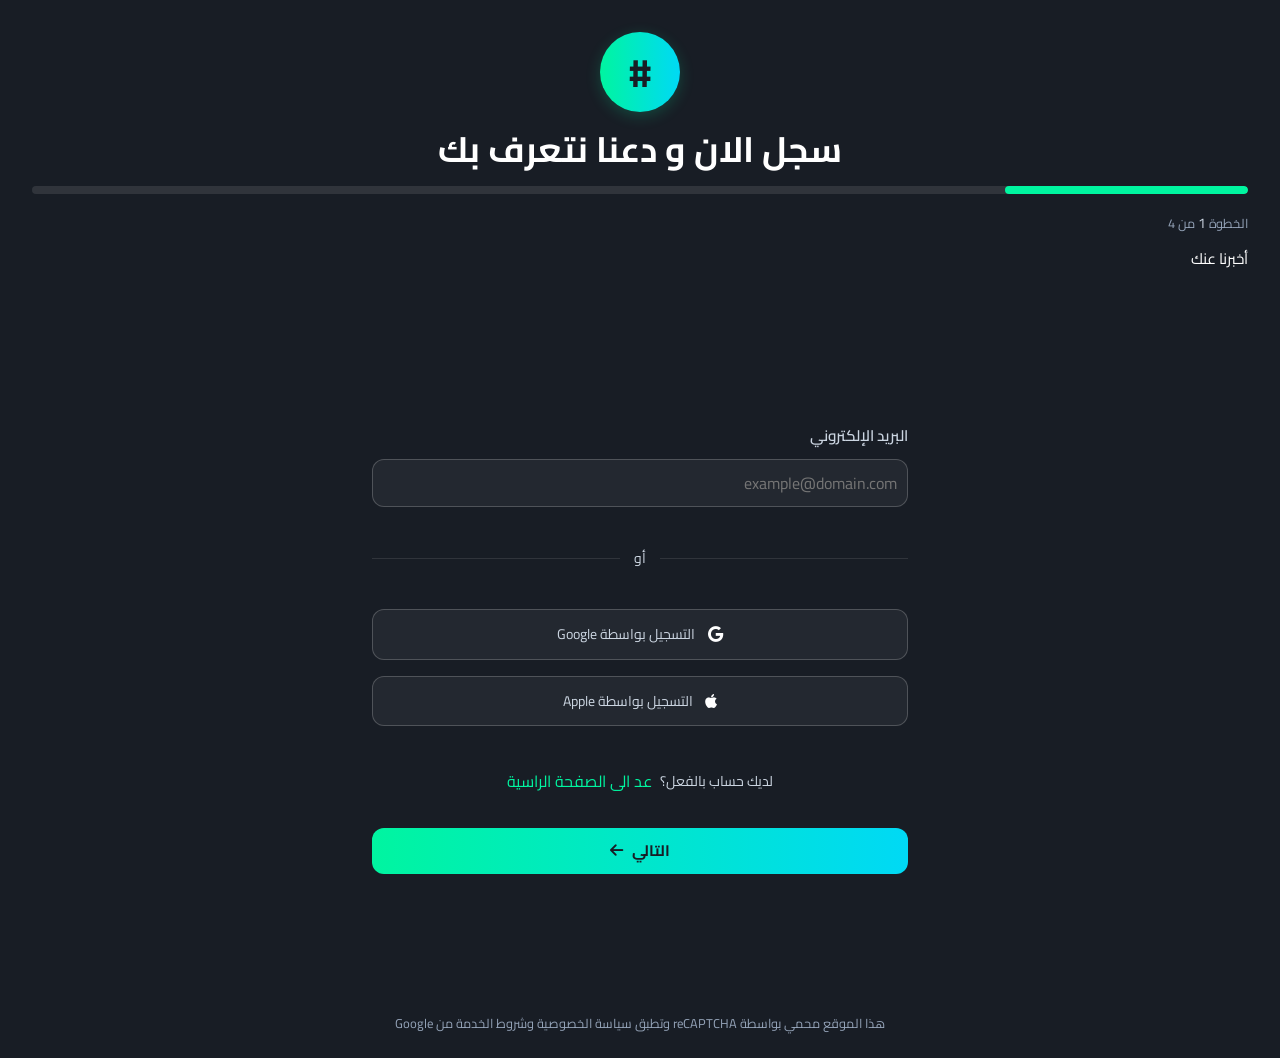
<file: register/register.html>
<!DOCTYPE html>
<html lang="ar" dir="rtl">
<head>
    <meta charset="UTF-8">
    <meta name="viewport" content="width=device-width, initial-scale=1.0">
    <meta name="theme-color" content="#181d25">
    <title>إنشاء حساب - منصة مواهب المدية</title>
    <link rel="stylesheet" href="register.css">
    <link rel="stylesheet" href="https://cdnjs.cloudflare.com/ajax/libs/font-awesome/6.4.0/css/all.min.css">
</head>
<body>

    <!-- الهيدر (كما هو في الأصل) -->
    <header class="formHeader">
        <div class="logo-icon">#</div>
        <h1>سجل الان و دعنا نتعرف بك</h1>
        
        <!-- شريط التقدم -->
        <div class="progress">
            <div class="subProgress" style="width: 25%;"></div>
        </div>
        <div class="stepIndicator">
            <span class="stepMeta">الخطوة <span id="currentStepNum">1</span> من 4</span>
            <span class="stepLabel" id="stepTitle">أخبرنا عنك</span>
        </div>
    </header>

    <main>
        <form id="registerForm">
            
            <!-- الخطوة 1: البريد الإلكتروني وكلمة المرور (كما هي) -->
            <div class="step active" data-step="1">
                <div class="formBody">
                    <div class="formGroup">
                        <label for="email">البريد الإلكتروني</label>
                        <input type="email" id="email" placeholder="example@domain.com" required>
                        <span class="error-msg">البريد الإلكتروني غير صحيح</span>
                    </div>

                    <div class="divider">أو</div>

                    <div class="author">
                        <a href="#" class="socialLogin"><i class="fa-brands fa-google"></i> <span>التسجيل بواسطة Google</span></a>
                        <a href="#" class="socialLogin"><i class="fa-brands fa-apple"></i> <span>التسجيل بواسطة Apple</span></a>
                    </div>

                    <div class="doyouhaveacc">
                        <span>لديك حساب بالفعل؟</span>
                        <a href="../index.html">عد الى الصفحة الراسية</a>
                    </div>
                </div>
                <button type="button" class="nextBtn">التالي <i class="fa-solid fa-arrow-left"></i></button>
            </div>

            <!-- الخطوة 2: إنشاء كلمة المرور (كما هي) -->
            <div class="step" data-step="2">
                <div class="formBody">
                    <div class="formGroup">
                        <label for="password">إنشاء كلمة المرور</label>
                        <div class="passwordWrapper">
                            <input type="password" id="password" placeholder="**********" required>
                            <button type="button" class="togglePassword" id="togglePassword">
                                <i class="fa-regular fa-eye"></i>
                            </button>
                        </div>
                        
                        <div class="PasswordCalibrator">
                            <h2>يجب أن تحتوي كلمة المرور على:</h2>
                            <div><input type="checkbox" id="rule-letter" disabled> <span>حرف واحد على الأقل</span></div>
                            <div><input type="checkbox" id="rule-number" disabled> <span>رقم واحد على الأقل</span></div>
                            <div><input type="checkbox" id="rule-length" disabled> <span>10 أحرف على الأقل</span></div>
                        </div>
                    </div>
                </div>
                <div style="display: flex; justify-content: space-between; align-items: center; margin-top: 1rem;">
                    <button type="button" class="prevBtn"><i class="fa-solid fa-arrow-right"></i></button>
                    <button type="button" class="nextBtn" style="width: auto; padding: 0 2em;">التالي <i class="fa-solid fa-arrow-left"></i></button>
                </div>
            </div>

            <!-- الخطوة 3: المعلومات الشخصية (معدلة حسب الطلب) -->
            <div class="step" data-step="3">
                <div class="formBody">
                    <div class="formGroup">
                        <label for="name">اسمك الكامل</label>
                        <input type="text" id="name" placeholder="سيظهر هذا الاسم على صفحة ملفك الشخصي" required>
                    </div>

                    <div class="formGroup">
                        <label>تاريخ الميلاد</label>
                        <div class="bornDate">
                            <select id="day">
                                <option value="">اليوم</option>
                                <script>for(let i=1;i<=31;i++) document.write(`<option value="${i}">${i}</option>`)</script>
                            </select>
                            <select id="months">
                                <option value="">الشهر</option>
                                <option value="1">يناير</option><option value="2">فبراير</option><option value="3">مارس</option>
                                <option value="4">أبريل</option><option value="5">مايو</option><option value="6">يونيو</option>
                                <option value="7">يوليو</option><option value="8">أغسطس</option><option value="9">سبتمبر</option>
                                <option value="10">أكتوبر</option><option value="11">نوفمبر</option><option value="12">ديسمبر</option>
                            </select>
                            <select id="year">
                                <option value="">السنة</option>
                                <script>let y=new Date().getFullYear(); for(let i=y;i>=y-100;i--) document.write(`<option value="${i}">${i}</option>`)</script>
                            </select>
                        </div>
                    </div>

                    <div class="formGroup">
                        <label>الجنس</label>
                        <div class="genderRdio">
                            <div><input type="radio" name="gender" value="male" class="single-choice"> <span>ذكر</span></div>
                            <div><input type="radio" name="gender" value="female" class="single-choice"> <span>أنثى</span></div>
                            <div><input type="radio" name="gender" value="other" class="single-choice"> <span>أفضل عدم الإفصاح</span></div>
                        </div>
                    </div>

                    <!-- [تعديل] البلدية ورقم الهاتف إجباريان -->
                    <div class="formGroup">
                        <label for="municipality">البلدية (داخل مدينة المدية)</label>
                        <input type="text" id="municipality" placeholder="مثال: المدية، البرواقية..." required>
                    </div>

                    <div class="formGroup">
                        <label for="phone">رقم الهاتف</label>
                        <input type="tel" id="phone" placeholder="05XX XX XX XX" required>
                    </div>

                    <!-- [تعديل] الصورة اختيارية -->
                    <div class="formGroup">
                        <label for="profilePic">الصورة الشخصية <small style="color:#64748b">(اختياري)</small></label>
                        <input type="file" id="profilePic" accept="image/*" style="padding: 0.5em;">
                    </div>

                    <div class="formGroup">
                        <label for="socialLinks">روابط منصاتك الاجتماعية <small style="color:#64748b">(اختياري)</small></label>
                        <input type="url" id="socialLinks" placeholder="https://instagram.com/username">
                    </div>
                </div>
                <div style="display: flex; justify-content: space-between; align-items: center; margin-top: 1rem;">
                    <button type="button" class="prevBtn"><i class="fa-solid fa-arrow-right"></i></button>
                    <button type="button" class="nextBtn" style="width: auto; padding: 0 2em;">التالي <i class="fa-solid fa-arrow-left"></i></button>
                </div>
            </div>

            <!-- [جديد] الخطوة 4: أخبرنا عن موهبتك -->
            <div class="step" data-step="4">
                <div class="formBody">
                    <div class="formGroup">
                        <label for="talentName">اسم الموهبة / اللقب الفني</label>
                        <input type="text" id="talentName" placeholder="مثال: رسام المدية، صوت الذهب..." required>
                    </div>

                    <div class="formGroup">
                        <label for="talentCategory">الفئة الإبداعية</label>
                        <select id="talentCategory" required>
                            <option value="">اختر الفئة...</option>
                            <option value="visual_arts">الفنون البصرية</option>
                            <option value="music">الموسيقى والأداء</option>
                            <option value="writing">الكتابة والإبداع</option>
                            <option value="tech">التكنولوجيا</option>
                            <option value="cinema">الإنتاج السينمائي</option>
                            <option value="podcast">البودكاست والصوتيات</option>
                        </select>
                    </div>

                    <div class="formGroup">
                        <label for="talentDesc">وصف بسيط عن موهبتك</label>
                        <textarea id="talentDesc" rows="4" placeholder="اكتب وصفاً مختصراً يظهر في ملفك الشخصي لاحقاً..." style="resize: vertical; min-height: 100px;" required></textarea>
                    </div>
                </div>
                <div style="display: flex; justify-content: space-between; align-items: center; margin-top: 1rem;">
                    <button type="button" class="prevBtn"><i class="fa-solid fa-arrow-right"></i></button>
                    <button type="button" class="nextBtn" style="width: auto; padding: 0 2em;">التالي <i class="fa-solid fa-arrow-left"></i></button>
                </div>
            </div>

            <!-- الخطوة 5 (الأخيرة): مراجعة السياسة (كما هي) -->
            <div class="step" data-step="5">
                <div class="formBody">
                    <h2 style="margin-bottom: 1rem;">أوشكت على الانتهاء!</h2>
                    
                    <div class="policyBox">
                        <input type="checkbox" id="noMarketing" class="single-choice">
                        <label for="noMarketing">لا أرغب في تلقي رسائل تسويقية من المنصة</label>
                    </div>

                    <div class="policyBox">
                        <input type="checkbox" id="shareData" class="single-choice">
                        <label for="shareData">أسمح بمشاركة بيانات تسجيلي ومزودي المحتوى لأغراض تسويقية.</label>
                    </div>

                    <p class="hint">
                        تقدم المنصة خدمة مخصصة.<br>
                        بالنقر على زر "تسجيل"، فإنك توافق على شروط الخدمة.<br>
                        يرجى قراءة كيفية معالجة بياناتك الشخصية في سياسة الخصوصية.
                    </p>
                </div>
                <div style="display: flex; justify-content: space-between; align-items: center; margin-top: 1rem;">
                    <button type="button" class="prevBtn"><i class="fa-solid fa-arrow-right"></i></button>
                    <button type="submit" class="nextBtn" style="width: auto; padding: 0 2em;">تسجيل <i class="fa-solid fa-check"></i></button>
                </div>
            </div>

        </form>
    </main>

    <footer>
        <p>هذا الموقع محمي بواسطة reCAPTCHA وتطبق سياسة الخصوصية وشروط الخدمة من Google</p>
    </footer>

    <script src="register.js"></script>
</body>
</html>
</file>
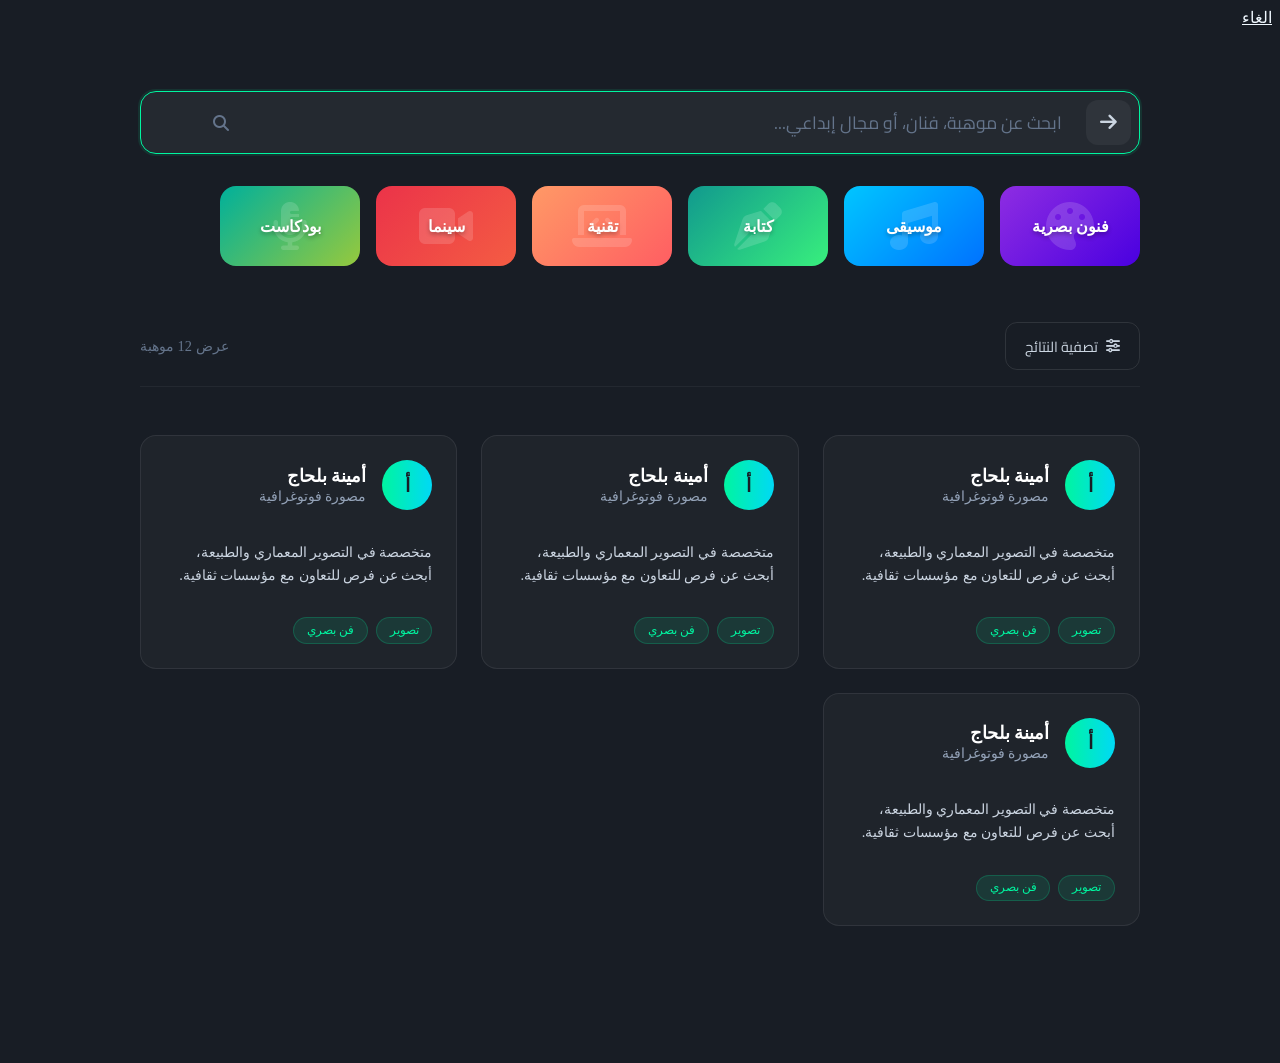
<file: search/search.html>
<!doctype html>
<html lang="ar" dir="rtl">
  <head>
    <meta charset="UTF-8" />
    <meta name="viewport" content="width=device-width, initial-scale=1.0" />
    <meta name="theme-color" content="#181d25">
    <title>بحث - منصة مواهب المدية</title>
    <!-- خط Cairo -->
    <link rel="preconnect" href="https://fonts.googleapis.com" />
    <link rel="preconnect" href="https://fonts.gstatic.com" crossorigin />
    <link
      href="https://fonts.googleapis.com/css2?family=Cairo:wght@300;400;600;700&display=swap"
      rel="stylesheet"
    />
    <!-- مكتبة الأيقونات FontAwesome -->
    <link
      rel="stylesheet"
      href="https://cdnjs.cloudflare.com/ajax/libs/font-awesome/6.4.0/css/all.min.css"
    />
    <link rel="stylesheet" href="search.css" />
    <!-- تنسيقات خاصة بصفحة البحث فقط -->
  </head>
  <body>
    <a href="../index.html" style="color: aliceblue">الغاء</a>
    <div class="search-page-container">
      <!-- 1. محرك البحث مع زر الإلغاء -->
      <div class="search-bar-wrapper">
        <button
          class="btn-back"
          onclick="window.location.href = '../index.html'
          title="العودة للصفحة الرئيسية"
        >
          <i class="fa-solid fa-arrow-right"></i>
        </button>
        <input
          type="text"
          class="search-input"
          placeholder="ابحث عن موهبة، فنان، أو مجال إبداعي..."
          autofocus
        />
        <i
          class="fa-solid fa-magnifying-glass"
          style="color: #64748b; margin-left: 4rem"
        ></i>
      </div>
      <!-- 2. شريط الفئات الملونة الأفقي -->
      <div class="categories-strip">
        <a href="#" class="cat-pill cp-purple"
          ><i class="fa-solid fa-palette"></i><span>فنون بصرية</span></a
        >
        <a href="#" class="cat-pill cp-blue"
          ><i class="fa-solid fa-music"></i><span>موسيقى</span></a
        >
        <a href="#" class="cat-pill cp-green"
          ><i class="fa-solid fa-pen-nib"></i><span>كتابة</span></a
        >
        <a href="#" class="cat-pill cp-orange"
          ><i class="fa-solid fa-laptop-code"></i><span>تقنية</span></a
        >
        <a href="#" class="cat-pill cp-red"
          ><i class="fa-solid fa-video"></i><span>سينما</span></a
        >
        <a href="#" class="cat-pill cp-teal"
          ><i class="fa-solid fa-microphone-lines"></i><span>بودكاست</span></a
        >
      </div>

      <!-- 3. زر الفلاتر ومكان عرض النتائج -->
      <div class="results-toolbar">
        <button class="btn-filter">
          <i class="fa-solid fa-sliders"></i> تصفية النتائج
        </button>
        <span class="results-count">عرض 12 موهبة</span>
      </div>

      <!-- 4. شبكة عرض المواهب -->
      <div class="talents-grid">
        <!-- بطاقة موهبة 1 -->
        <div class="talent-card">
          <div class="talent-header">
            <div class="talent-avatar">أ</div>
            <div class="talent-info">
              <h3>أمينة بلحاج</h3>
              <span>مصورة فوتوغرافية</span>
            </div>
          </div>
          <p class="talent-desc">
            متخصصة في التصوير المعماري والطبيعة، أبحث عن فرص للتعاون مع مؤسسات
            ثقافية.
          </p>
          <div class="talent-tags">
            <span class="tag">تصوير</span>
            <span class="tag">فن بصري</span>
          </div>
        </div>

        <!-- بطاقة موهبة 2 -->
        <div class="talent-card">
          <div class="talent-header">
            <div class="talent-avatar">أ</div>
            <div class="talent-info">
              <h3>أمينة بلحاج</h3>
              <span>مصورة فوتوغرافية</span>
            </div>
          </div>
          <p class="talent-desc">
            متخصصة في التصوير المعماري والطبيعة، أبحث عن فرص للتعاون مع مؤسسات
            ثقافية.
          </p>
          <div class="talent-tags">
            <span class="tag">تصوير</span>
            <span class="tag">فن بصري</span>
          </div>
        </div>

        <!-- بطاقة موهبة 3 -->
        <div class="talent-card">
          <div class="talent-header">
            <div class="talent-avatar">أ</div>
            <div class="talent-info">
              <h3>أمينة بلحاج</h3>
              <span>مصورة فوتوغرافية</span>
            </div>
          </div>
          <p class="talent-desc">
            متخصصة في التصوير المعماري والطبيعة، أبحث عن فرص للتعاون مع مؤسسات
            ثقافية.
          </p>
          <div class="talent-tags">
            <span class="tag">تصوير</span>
            <span class="tag">فن بصري</span>
          </div>
        </div>

        <!-- بطاقة موهبة 4 -->
        <div class="talent-card">
          <div class="talent-header">
            <div class="talent-avatar">أ</div>
            <div class="talent-info">
              <h3>أمينة بلحاج</h3>
              <span>مصورة فوتوغرافية</span>
            </div>
          </div>
          <p class="talent-desc">
            متخصصة في التصوير المعماري والطبيعة، أبحث عن فرص للتعاون مع مؤسسات
            ثقافية.
          </p>
          <div class="talent-tags">
            <span class="tag">تصوير</span>
            <span class="tag">فن بصري</span>
          </div>
        </div>
      </div>
    </div>
  </body>
</html>
</file>
<file: register/register.css>
/* ========================================
IMPORTS & RESET (كما هو في الأصل)
======================================== */
@import url("https://fonts.googleapis.com/css2?family=Cairo:wght@400;600;700&display=swap");
*, *::before, *::after { padding: 0; margin: 0; box-sizing: border-box; }

/* ========================================
ROOT VARIABLES (Dark Mode Theme)
======================================== */
:root {
    --main-bg-color: rgb(24, 29, 37);
    --main-bg-btn: rgba(255, 255, 255, 0.05);
    --accent: #00f5a0;
    --accent-hover: #00d9f5;
    --main-color-text: #fff;
    --main-border: 1px solid rgba(255, 255, 255, 0.2);
    --main-border-radius: 12px;
}

/* ========================================
BASE ELEMENTS
======================================== */
body {
    min-height: 100vh; width: 100%; background-color: var(--main-bg-color);
    font-family: "Cairo", sans-serif; font-size: 16px; color: var(--main-color-text);
}
h1 { font-size: 2.2rem; color: var(--main-color-text); line-height: 1.2; }
h2 { font-size: 1.1rem; color: var(--main-color-text); }
label { font-size: 0.95rem; font-weight: 600; color: #cbd5e1; display: block; margin-bottom: 0.3em; }
input, select, textarea {
    font-size: 1rem; color: var(--main-color-text); width: 100%; height: 3em;
    padding: 0 10px; background-color: var(--main-bg-btn); border: var(--main-border);
    border-radius: var(--main-border-radius); outline: none; transition: border-color 0.2s ease;
    font-family: "Cairo", sans-serif;
}
textarea { height: auto; padding: 10px; resize: vertical; }
input:focus, select:focus, textarea:focus { border-color: var(--accent); }
p { font-size: 0.875rem; color: #cbd5e1; line-height: 1.6; }
span { font-size: 0.875rem; color: #cbd5e1; }
a { text-decoration: none; color: var(--accent); }

/* ========================================
LOGO ICON
======================================== */
.logo-icon {
    width: 80px; height: 80px; background: linear-gradient(to right, #00f5a0, #00d9f5);
    border-radius: 50%; display: flex; align-items: center; justify-content: center;
    font-size: 2.5rem; font-weight: bold; color: rgb(24, 29, 37);
    box-shadow: 0 4px 15px rgba(0, 245, 160, 0.2); margin: 0 auto;
}

/* ========================================
BUTTONS
======================================== */
.nextBtn, .prevBtn {
    width: 100%; height: 3em; border-radius: var(--main-border-radius);
    display: flex; align-items: center; justify-content: center; gap: 0.6em;
    text-decoration: none; color: rgb(24, 29, 37); cursor: pointer;
    font-family: "Cairo", sans-serif; font-weight: 700; font-size: 0.95rem;
    transition: all 0.4s ease; border: none;
    
}
.nextBtn { background: linear-gradient(to right, var(--accent), var(--accent-hover)); }
.nextBtn:hover { filter: brightness(1.1); transform: translateY(-1px); }
.prevBtn {
    font-size: 1.3rem; color: #fff; background-color: transparent; border: none;
    width: auto; height: auto; display: block; transition: opacity 0.2s ease;
}
.prevBtn:disabled { opacity: 0.3; cursor: not-allowed; }

/* ========================================
ERROR MESSAGE
======================================== */
.error-msg { color: #ff6b6b; font-size: 0.8rem; display: none; margin-top: 0.3em; }
.input-error { border-color: #ff6b6b !important; }

/* ========================================
CUSTOM CHECKBOX & RADIO
======================================== */
input[type="checkbox"], input[type="radio"] {
    width: 18px; height: 18px; border-radius: 4px; border: 2px solid rgba(255, 255, 255, 0.2);
    appearance: none; cursor: pointer; position: relative; margin-left: 10px; margin-right: 0;
    transition: all 0.3s ease; flex-shrink: 0; background-color: var(--main-bg-btn);
}
input[type="checkbox"]:checked, input[type="radio"]:checked {
    background: var(--accent); border-color: var(--accent);
}
input[type="checkbox"]:checked::after {
    content: "✓"; position: absolute; color: rgb(24, 29, 37); font-weight: bold;
    font-size: 0.75rem; top: 50%; left: 50%; transform: translate(-50%, -50%);
}
input[type="radio"] { border-radius: 50%; }
input[type="radio"]:checked::after {
    content: ""; position: absolute; width: 8px; height: 8px; background: rgb(24, 29, 37);
    border-radius: 50%; top: 50%; left: 50%; transform: translate(-50%, -50%);
}

/* ========================================
PASSWORD WRAPPER & CALIBRATOR
======================================== */
.passwordWrapper { position: relative; width: 100%; }
.passwordWrapper input { padding-left: 3em; }
.togglePassword {
    position: absolute; left: 12px; right: auto; top: 50%; transform: translateY(-50%);
    background: transparent; border: none; cursor: pointer; color: #cbd5e1;
    font-size: 1rem; padding: 0; transition: color 0.2s;
}
.togglePassword:hover { color: var(--accent); }

.PasswordCalibrator {
    display: flex; flex-direction: column; gap: 0.6em; padding: 1em;
    border: var(--main-border); border-radius: var(--main-border-radius);
    background-color: var(--main-bg-btn); margin-top: 1em;
}
.PasswordCalibrator h2 { font-size: 1rem; color: var(--main-color-text); margin-bottom: 0.3em; }
.PasswordCalibrator > div { display: flex; align-items: center; }

/* ========================================
LAYOUT
======================================== */
header.formHeader {
    width: 100%; display: flex; flex-direction: column; align-items: center;
    gap: 1em; padding: 2em 2em 1em;
}
header.formHeader h1 { text-align: center; }
main { width: 100%; min-height: calc(100vh - 200px); display: flex; flex-direction: column; align-items: center; justify-content: center; }
main form { width: 100%; max-width: 600px; padding: 0 2em; }
.formBody { width: 100%; display: flex; flex-direction: column; gap: 1.5em; padding: 1em 0 2em; }
.formGroup { display: flex; flex-direction: column; gap: 0.3em; }

/* ========================================
BORN DATE & GENDER
======================================== */
.bornDate { display: flex; gap: 1em; }
.bornDate input, .bornDate select { flex: 1; }
.bornDate select option { background-color: rgb(24, 29, 37); color: #fff; }

.genderRdio { display: flex; gap: 1em; margin-top: 0.5em; flex-wrap: wrap; }
.genderRdio > div {
    display: flex; align-items: center; padding: 0.5em 1em; border: var(--main-border);
    border-radius: var(--main-border-radius); cursor: pointer; transition: border-color 0.2s ease;
    flex: 1; min-width: 80px; justify-content: center; gap: 0.5em;
}
.genderRdio > div:hover { border-color: var(--accent); }

/* ========================================
POLICY BOXES & DIVIDER
======================================== */
.policyBox { display: flex; align-items: flex-start; gap: 0.5em; margin-bottom: 0.5em; }
.divider { display: flex; align-items: center; gap: 1em; color: #cbd5e1; font-size: 0.875rem; margin: 1em 0; }
.divider::before, .divider::after { content: ""; flex: 1; height: 1px; background-color: rgba(255, 255, 255, 0.1); }

/* ========================================
SOCIAL LOGIN & SIGN IN LINK
======================================== */
.author { display: flex; flex-direction: column; align-items: center; justify-content: center; gap: 1em; }
.author a.socialLogin {
    display: flex; align-items: center; justify-content: center; padding: 0.7em;
    border: var(--main-border); border-radius: var(--main-border-radius); width: 100%;
    gap: 0.8em; transition: background-color 0.2s ease; color: var(--main-color-text);
    background-color: var(--main-bg-btn);
}
.author a.socialLogin:hover { background-color: rgba(255, 255, 255, 0.1); }
.doyouhaveacc { display: flex; align-items: center; justify-content: center; gap: 0.5em; margin-top: 1em; }
.hint { text-align: center; font-size: 0.8rem; color: #cbd5e1; line-height: 1.7; margin-top: 1em; }

/* ========================================
PROGRESS BAR & STEPS
======================================== */
header .progress { height: 0.5em; width: 100%; background-color: rgba(255, 255, 255, 0.1); border-radius: var(--main-border-radius); overflow: hidden; }
header .progress .subProgress { height: 0.5em; background-color: var(--accent); border-radius: var(--main-border-radius); transition: width 0.4s ease; }
header .stepIndicator { width: 100%; display: flex;flex-direction: column; align-items: start; gap: 0.5em; color: var(--main-color-text); }
.stepMeta { color: #94a3b8; font-size: 0.8rem; }
.stepLabel { color: var(--main-color-text); font-size: 0.95rem; }
.step { display: none; }
.step.active { display: block; animation: fadeIn 0.3s ease; }
@keyframes fadeIn { from { opacity: 0; transform: translateY(10px); } to { opacity: 1; transform: translateY(0); } }

/* ========================================
FOOTER
======================================== */
footer { display: flex; align-items: center; justify-content: center; padding: 1.5em; text-align: center; }
footer p { font-size: 0.8rem; color: #94a3b8; }

/* ========================================
RESPONSIVE
======================================== */
@media (max-width: 500px) {
    main form { padding: 0 1em; }
    header.formHeader h1 { font-size: 1.7rem; }
    .bornDate { flex-direction: column; }
    .genderRdio { flex-direction: column; }
    .logo-icon { width: 60px; height: 60px; font-size: 2rem; }
}
</file>
<file: search/search.css>
/* خلفية الصفحة */
        body { background-color: rgb(24, 29, 37); }
        
        /* حاوية البحث الرئيسية */
        .search-page-container {
            max-width: 1000px;
            margin: 0 auto;
            padding: 4rem 1.5rem;
            min-height: 100vh;
            display: flex;
            flex-direction: column;
            gap: 2rem;
        }

        /* شريط البحث العلوي */
        .search-bar-wrapper {
            display: flex;
            align-items: center;
            gap: .5rem;
            background-color: rgba(255, 255, 255, 0.05);
            border: 1px solid rgba(255, 255, 255, 0.1);
            border-radius: 16px;
            padding: 0.5rem;
            transition: border-color 0.3s ease;
        }

        .search-bar-wrapper:focus-within {
            border-color: #00f5a0;
            box-shadow: 0 0 0 2px rgba(0, 245, 160, 0.1);
        }

        .btn-back {
            width: 45px;
            height: 45px;
            border-radius: 12px;
            border: none;
            background-color: rgba(255, 255, 255, 0.05);
            color: #cbd5e1;
            cursor: pointer;
            display: flex;
            align-items: center;
            justify-content: center;
            font-size: 1.2rem;
            transition: all 0.3s ease;
        }

        .btn-back:hover {
            background-color: rgba(255, 255, 255, 0.1);
            color: #fff;
        }

        .search-input {
            flex: 1;
            background: transparent;
            border: none;
            color: #fff;
            font-family: "Cairo", sans-serif;
            font-size: 1.1rem;
            outline: none;
            padding: 0 1rem;
        }

        .search-input::placeholder { color: #64748b; }

        /* شريط الفئات الملون */
        .categories-strip {
            display: flex;
            gap: 1rem;
            overflow-x: auto;
            padding-bottom: 0.5rem;
            scrollbar-width: thin;
            scrollbar-color: #00f5a0 transparent;
        }

        .categories-strip::-webkit-scrollbar { height: 6px; }
        .categories-strip::-webkit-scrollbar-thumb { background: #00f5a0; border-radius: 10px; }

        .cat-pill {
            min-width: 140px;
            height: 80px;
            border-radius: 16px;
            display: flex;
            align-items: center;
            justify-content: center;
            position: relative;
            overflow: hidden;
            cursor: pointer;
            transition: transform 0.3s ease, box-shadow 0.3s ease;
            text-decoration: none;
            color: #fff;
            font-weight: 700;
            font-size: 1rem;
            flex-shrink: 0;
        }

        /* .cat-pill:hover {
            transform: translateY(-4px);
            box-shadow: 0 8px 20px rgba(0, 0, 0, 0.3);
        } */

        .cat-pill i {
            position: absolute;
            font-size: 3rem;
            opacity: 0.15;
            z-index: 1;
        }

        .cat-pill span {
            position: relative;
            z-index: 2;
            text-shadow: 0 2px 4px rgba(0,0,0,0.3);
        }

        /* ألوان الفئات (نفس ألوان الصفحة الرئيسية) */
        .cp-purple { background: linear-gradient(135deg, #8e2de2, #4a00e0); }
        .cp-blue   { background: linear-gradient(135deg, #00c6ff, #0072ff); }
        .cp-green  { background: linear-gradient(135deg, #11998e, #38ef7d); }
        .cp-orange { background: linear-gradient(135deg, #ff9966, #ff5e62); }
        .cp-red    { background: linear-gradient(135deg, #eb3349, #f45c43); }
        .cp-teal   { background: linear-gradient(135deg, #00b09b, #96c93d); }

        /* منطقة الأدوات والنتائج */
        .results-toolbar {
            display: flex;
            align-items: center;
            justify-content: space-between;
            margin-top: 1rem;
            border-bottom: 1px solid rgba(255, 255, 255, 0.05);
            padding-bottom: 1rem;
        }

        .btn-filter {
            background: transparent;
            border: 1px solid rgba(255, 255, 255, 0.1);
            color: #cbd5e1;
            padding: 0.6rem 1.2rem;
            border-radius: 12px;
            cursor: pointer;
            font-family: "Cairo", sans-serif;
            font-size: 0.9rem;
            display: flex;
            align-items: center;
            gap: 0.5rem;
            transition: all 0.3s ease;
        }

        .btn-filter:hover {
            border-color: #00f5a0;
            color: #00f5a0;
        }

        .results-count {
            color: #64748b;
            font-size: 0.9rem;
        }

        /* شبكة عرض المواهب */
        .talents-grid {
            display: grid;
            grid-template-columns: repeat(auto-fill, minmax(280px, 1fr));
            gap: 1.5rem;
            margin-top: 1rem;
        }

        .talent-card {
            background-color: rgba(255, 255, 255, 0.03);
            border: 1px solid rgba(255, 255, 255, 0.08);
            border-radius: 16px;
            padding: 1.5rem;
            transition: transform 0.3s ease, border-color 0.3s ease;
            display: flex;
            flex-direction: column;
            gap: 1rem;
        }

        .talent-card:hover {
            transform: translateY(-4px);
            border-color: rgba(0, 245, 160, 0.4);
        }

        .talent-header {
            display: flex;
            align-items: center;
            gap: 1rem;
        }

        .talent-avatar {
            width: 50px;
            height: 50px;
            border-radius: 50%;
            background: linear-gradient(to right, #00f5a0, #00d9f5);
            display: flex;
            align-items: center;
            justify-content: center;
            font-weight: 700;
            color: rgb(24, 29, 37);
            font-size: 1.2rem;
        }

        .talent-info h3 {
            font-size: 1.1rem;
            color: #fff;
            margin: 0;
        }

        .talent-info span {
            font-size: 0.85rem;
            color: #94a3b8;
        }

        .talent-desc {
            font-size: 0.9rem;
            color: #cbd5e1;
            line-height: 1.6;
            flex-grow: 1;
        }

        .talent-tags {
            display: flex;
            gap: 0.5rem;
            flex-wrap: wrap;
        }

        .tag {
            font-size: 0.75rem;
            padding: 0.3rem 0.8rem;
            border-radius: 20px;
            background-color: rgba(0, 245, 160, 0.1);
            color: #00f5a0;
            border: 1px solid rgba(0, 245, 160, 0.2);
        }

        @media (max-width: 768px) {
            .search-page-container { padding: 2rem 1rem; }
            .talents-grid { grid-template-columns: 1fr; }
        }
</file>
